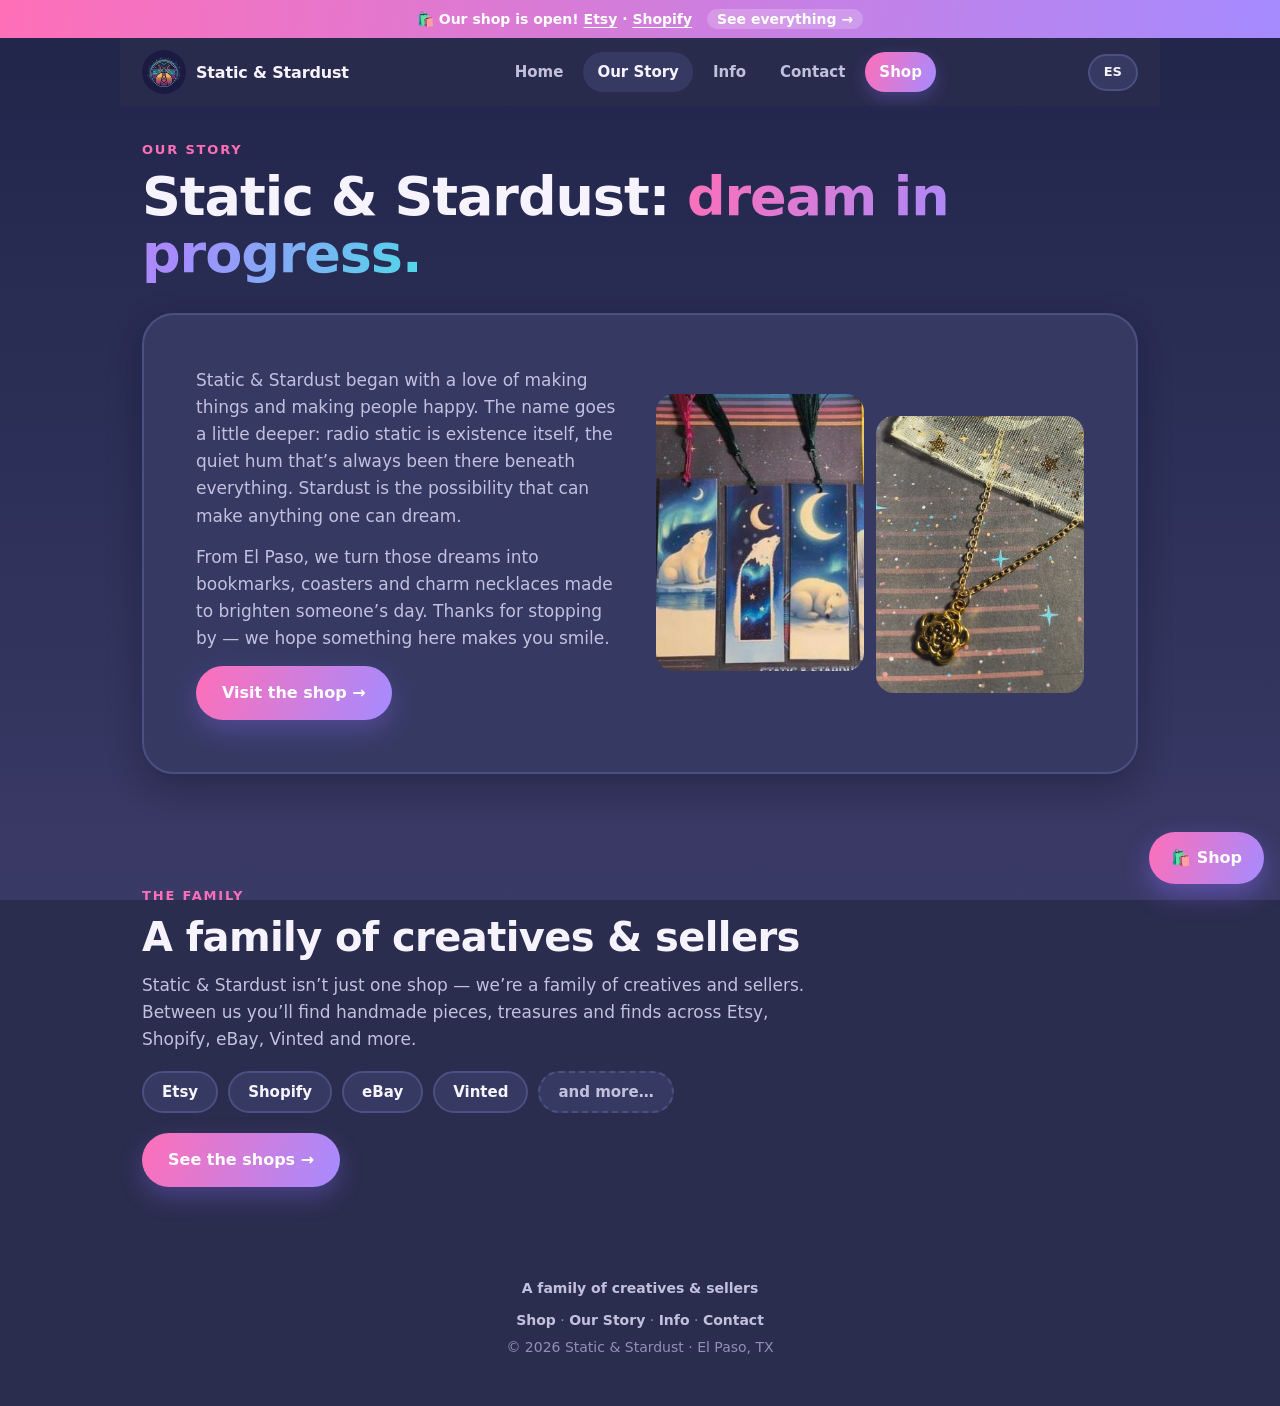
<file: about.html>
<!DOCTYPE html>
<html lang="en">
<head>
<meta charset="utf-8">
<meta name="viewport" content="width=device-width, initial-scale=1">
<title data-i18n="meta.title">Our Story — Static &amp; Stardust</title>
<meta name="description" content="The story behind Static &amp; Stardust, a tiny shop in El Paso, Texas.">
<meta name="theme-color" content="#2a2d4d">
<link rel="icon" type="image/png" href="assets/favicon-64.png">
<link rel="apple-touch-icon" href="assets/apple-touch-icon.png">
<link rel="stylesheet" href="welcome.css">
</head>
<body data-page="about">
<div class="blobs" aria-hidden="true"><i></i><i></i><i></i><i></i></div>
<div id="chrome-top"></div>
<div class="wrap">
<main>
<div class="pagehead"><div class="tag" data-i18n="a.tag">Our story</div><h1 data-i18n="a.title">Static &amp; Stardust: <span class="grad">dream in progress.</span></h1></div>
<section style="padding-top:10px"><div class="story"><div class="prose">
<p data-i18n="a.p1">Static &amp; Stardust began with a love of making things and making people happy. The name goes a little deeper: radio static is existence itself, the quiet hum that’s always been there beneath everything. Stardust is the possibility that can make anything one can dream.</p>
<p data-i18n="a.p2">From El Paso, we turn those dreams into bookmarks, coasters and charm necklaces made to brighten someone’s day. Thanks for stopping by — we hope something here makes you smile.</p>
<a class="btn btn-main" href="shop.html" data-i18n="a.cta">Visit the shop →</a></div>
<div class="photos"><img class="wide" src="assets/bookmarks-polar-bear.jpg" alt="Polar bear bookmarks" loading="lazy"><img src="assets/necklace-rose.jpg" alt="Gold rose charm necklace" loading="lazy"></div></div></section>

<section id="family"><div class="tag" data-i18n="fam.tag">The family</div><h2 data-i18n="fam.title">A family of creatives &amp; sellers</h2>
<div class="prose"><p data-i18n="fam.p">Static &amp; Stardust isn’t just one shop — we’re a family of creatives and sellers. Between us you’ll find handmade pieces, treasures and finds across Etsy, Shopify, eBay, Vinted and more.</p></div>
<div class="chips"><span class="chip">Etsy</span><span class="chip">Shopify</span><span class="chip">eBay</span><span class="chip">Vinted</span><span class="chip more" data-i18n="fam.more">and more…</span></div>
<p style="margin-top:20px"><a class="btn btn-main" href="shop.html#family" data-i18n="fam.shops">See the shops →</a></p></section>
</main>
</div>
<div id="chrome-bottom"></div>
<script src="shared.js"></script>
<script src="i18n.js"></script>
<script>
SASi18n(Object.assign({},SAS_SHARED_ES,{
  'meta.title':'Nuestra historia — Static &amp; Stardust',
  'a.tag':'Nuestra historia',
  'a.title':'Static & Stardust: <span class="grad">sueño en progreso.</span>',
  'a.p1':'Static & Stardust nació del amor por crear cosas y hacer felices a las personas. El nombre va un poco más profundo: la estática de la radio es la existencia misma, el zumbido silencioso que siempre ha estado ahí, bajo todo. El polvo de estrellas es la posibilidad que puede crear cualquier cosa que alguien pueda soñar.',
  'a.p2':'Desde El Paso, convertimos esos sueños en separadores, posavasos y collares con dije hechos para alegrarle el día a alguien. Gracias por pasar — esperamos que algo de aquí te saque una sonrisa.',
  'a.cta':'Visitar la tienda →',
  'fam.tag':'La familia',
  'fam.title':'Una familia de creativos y vendedores',
  'fam.p':'Static & Stardust no es solo una tienda: somos una familia de creadores y vendedores. Entre todos encontrarás piezas hechas a mano, tesoros y hallazgos en Etsy, Shopify, eBay, Vinted y más.',
  'fam.more':'y más…',
  'fam.cta':'Conoce a la familia →',
  'fam.tagline':'Una familia de creativos y vendedores',
  'fam.shops':'Ver las tiendas →'
}));
</script>
</body>
</html>
</file>
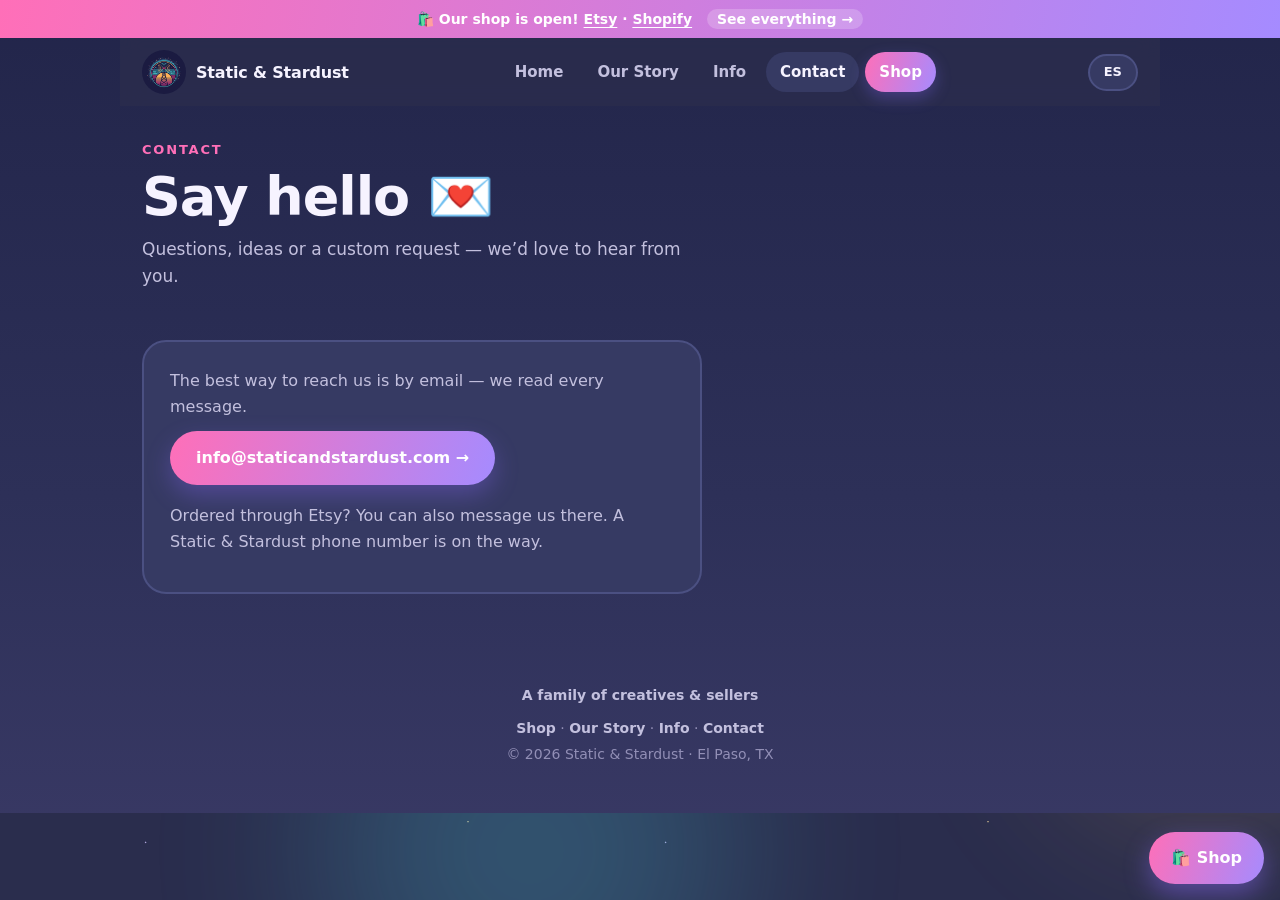
<file: contact.html>
<!DOCTYPE html>
<html lang="en">
<head>
<meta charset="utf-8">
<meta name="viewport" content="width=device-width, initial-scale=1">
<title data-i18n="meta.title">Contact — Static &amp; Stardust</title>
<meta name="description" content="Get in touch with Static &amp; Stardust.">
<meta name="theme-color" content="#2a2d4d">
<link rel="icon" type="image/png" href="assets/favicon-64.png">
<link rel="apple-touch-icon" href="assets/apple-touch-icon.png">
<link rel="stylesheet" href="welcome.css">
</head>
<body data-page="contact">
<div class="blobs" aria-hidden="true"><i></i><i></i><i></i><i></i></div>
<div id="chrome-top"></div>
<div class="wrap">
<main>
<div class="pagehead"><div class="tag" data-i18n="c.tag">Contact</div><h1 data-i18n="c.title">Say hello 💌</h1><p class="sub" data-i18n="c.sub">Questions, ideas or a custom request — we’d love to hear from you.</p></div>
<section style="padding-top:10px"><div class="cbox"><p data-i18n="c.p1">The best way to reach us is by email — we read every message.</p>
<a class="btn btn-main" href="mailto:info@staticandstardust.com" data-i18n="c.btn">info@staticandstardust.com →</a>
<p style="margin-top:18px" data-i18n="c.p2">Ordered through Etsy? You can also message us there. A Static &amp; Stardust phone number is on the way.</p></div></section>
</main>
</div>
<div id="chrome-bottom"></div>
<script src="shared.js"></script>
<script src="i18n.js"></script>
<script>
SASi18n(Object.assign({},SAS_SHARED_ES,{
  'meta.title':'Contacto — Static &amp; Stardust',
  'c.tag':'Contacto',
  'c.title':'Di hola 💌',
  'c.sub':'Preguntas, ideas o un pedido personalizado — nos encantará saber de ti.',
  'c.p1':'La mejor forma de contactarnos es por correo electrónico: leemos todos los mensajes.',
  'c.btn':'info@staticandstardust.com →',
  'c.p2':'¿Compraste por Etsy? También puedes escribirnos allí. Pronto tendremos un teléfono de Static & Stardust.'
}));
</script>
</body>
</html>
</file>
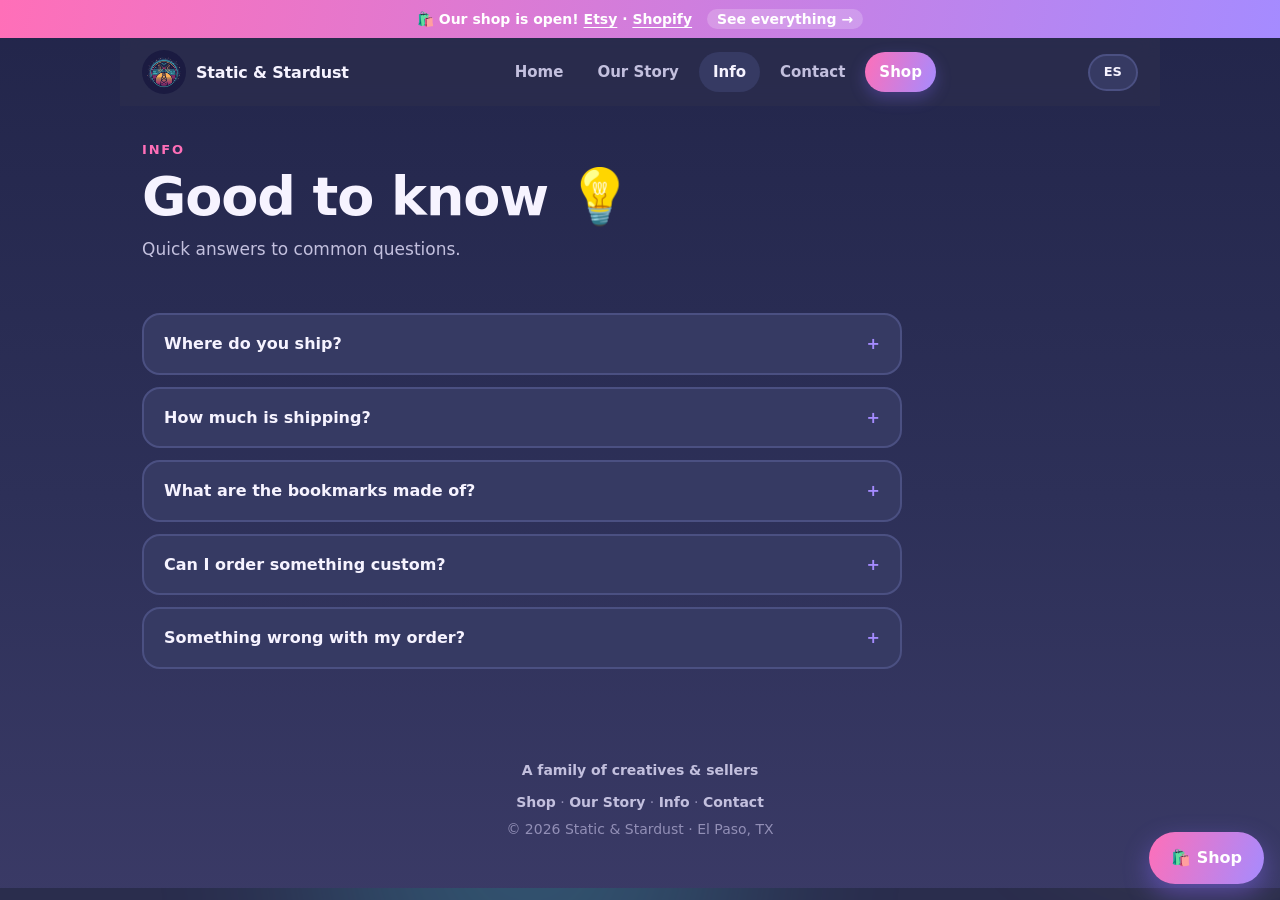
<file: info.html>
<!DOCTYPE html>
<html lang="en">
<head>
<meta charset="utf-8">
<meta name="viewport" content="width=device-width, initial-scale=1">
<title data-i18n="meta.title">Info &amp; FAQ — Static &amp; Stardust</title>
<meta name="description" content="Shipping, materials and frequently asked questions for Static &amp; Stardust.">
<meta name="theme-color" content="#2a2d4d">
<link rel="icon" type="image/png" href="assets/favicon-64.png">
<link rel="apple-touch-icon" href="assets/apple-touch-icon.png">
<link rel="stylesheet" href="welcome.css">
</head>
<body data-page="info">
<div class="blobs" aria-hidden="true"><i></i><i></i><i></i><i></i></div>
<div id="chrome-top"></div>
<div class="wrap">
<main>
<div class="pagehead"><div class="tag" data-i18n="i.tag">Info</div><h1 data-i18n="i.title">Good to know 💡</h1><p class="sub" data-i18n="i.sub">Quick answers to common questions.</p></div>
<section style="padding-top:10px"><div class="faq"><details><summary data-i18n="f0.q">Where do you ship?</summary><p data-i18n="f0.a">Right now we ship within the United States.</p></details><details><summary data-i18n="f1.q">How much is shipping?</summary><p data-i18n="f1.a">Most of our Etsy items ship free. Check each listing for details.</p></details><details><summary data-i18n="f2.q">What are the bookmarks made of?</summary><p data-i18n="f2.a">Printed on cardstock or photo paper and laminated. Some come with a tassel. The paper type, sizes and whether a tassel is included are listed on each product page.</p></details><details><summary data-i18n="f3.q">Can I order something custom?</summary><p data-i18n="f3.a">Custom orders are coming soon. For now, send us a note on the Contact page.</p></details><details><summary data-i18n="f4.q">Something wrong with my order?</summary><p data-i18n="f4.a">Email us at info@staticandstardust.com (or message us through the shop where you made your purchase) and we’ll help.</p></details></div></section>
</main>
</div>
<div id="chrome-bottom"></div>
<script src="shared.js"></script>
<script src="i18n.js"></script>
<script>
SASi18n(Object.assign({},SAS_SHARED_ES,{
  'meta.title':'Info y preguntas — Static &amp; Stardust',
  'i.tag':'Info',
  'i.title':'Bueno saber 💡',
  'i.sub':'Respuestas rápidas a preguntas comunes.',
  'f0.q':'¿A dónde envían?',
  'f0.a':'Por ahora enviamos dentro de Estados Unidos.',
  'f1.q':'¿Cuánto cuesta el envío?',
  'f1.a':'La mayoría de nuestros artículos en Etsy tienen envío gratis. Revisa cada publicación.',
  'f2.q':'¿De qué están hechos los separadores?',
  'f2.a':'Impresos en cartulina o papel fotográfico y laminados. Algunos vienen con borla. El tipo de papel, los tamaños y si incluyen borla aparecen en cada producto.',
  'f3.q':'¿Puedo pedir algo personalizado?',
  'f3.a':'Los pedidos personalizados llegarán pronto. Por ahora, escríbenos en la página de Contacto.',
  'f4.q':'¿Algún problema con mi pedido?',
  'f4.a':'Escríbenos a info@staticandstardust.com (o envíanos un mensaje desde la tienda donde hiciste tu compra) y te ayudaremos.',
}));
</script>
</body>
</html>
</file>
<file: welcome.css>
:root{
  --cream:#2a2d4d; --paper:#363a63; --ink:#f6f3ff; --soft:#c3c0de; --faint:#928fb6;
  --pink:#ff6fb8; --violet:#a58bff; --teal:#4fd9e8; --amber:#ffc857; --line:#4b5082;
  --sans:ui-rounded,"SF Pro Rounded","Nunito","Segoe UI",system-ui,-apple-system,sans-serif;
  --r:24px;
}
*{box-sizing:border-box;margin:0;padding:0}
html{scroll-behavior:smooth}
body{font-family:var(--sans);background:linear-gradient(180deg,#22254a 0%,#2d3058 55%,#3a3a66 100%) fixed;color:var(--ink);line-height:1.6;-webkit-font-smoothing:antialiased;overflow-x:hidden}
a{color:inherit}
img{max-width:100%;display:block}
.wrap{max-width:1040px;margin:0 auto;padding:0 22px}

/* background blobs */
.blobs{position:fixed;inset:0;z-index:-1;overflow:hidden;pointer-events:none}
.blobs i{position:absolute;border-radius:50%;filter:blur(90px);opacity:.22}
.blobs i:nth-child(1){width:420px;height:420px;background:#ff6fb8;top:-120px;left:-100px}
.blobs i:nth-child(2){width:380px;height:380px;background:#8b6bff;top:80px;right:-120px}
.blobs i:nth-child(3){width:420px;height:420px;background:#4fd9e8;bottom:-160px;left:25%}
.blobs i:nth-child(4){width:300px;height:300px;background:#ffc857;bottom:10%;right:-80px}

/* top bar */
.top{display:flex;align-items:center;justify-content:space-between;padding:18px 0}
.brand{display:flex;align-items:center;gap:10px;text-decoration:none;font-weight:800;letter-spacing:-.01em}
.brand img{width:44px;height:44px;object-fit:contain;background:#1b1b41;border-radius:50%;padding:3px}
.lang{border:2px solid var(--line);background:var(--paper);color:var(--ink);font:inherit;font-weight:700;font-size:13px;border-radius:999px;padding:6px 14px;cursor:pointer}
.lang:hover{border-color:var(--violet)}

/* hero */
.hero{display:grid;grid-template-columns:1.05fr .95fr;gap:40px;align-items:center;padding:36px 0 56px}
.hello{display:inline-block;background:var(--paper);border:2px solid var(--line);padding:6px 16px;border-radius:999px;font-weight:700;font-size:14px;color:var(--violet);margin-bottom:18px}
h1{font-size:clamp(38px,6.4vw,66px);line-height:1.05;letter-spacing:-.02em;font-weight:900;margin-bottom:18px}
h1 .grad{background:linear-gradient(110deg,var(--pink),var(--violet) 55%,var(--teal));-webkit-background-clip:text;background-clip:text;color:transparent}
.lede{font-size:clamp(17px,2.2vw,20px);color:var(--soft);max-width:480px;margin-bottom:28px}
.btns{display:flex;gap:12px;flex-wrap:wrap}
.btn{display:inline-flex;align-items:center;gap:8px;padding:14px 26px;border-radius:999px;font-weight:800;text-decoration:none;font-size:16px;transition:transform .15s,box-shadow .15s}
.btn:hover{transform:translateY(-2px)}
.btn-main{background:linear-gradient(110deg,var(--pink),var(--violet));color:#fff;box-shadow:0 10px 24px rgba(139,107,255,.32)}
.btn-alt{background:var(--paper);border:2px solid var(--line);color:var(--ink)}
.btn-alt:hover{border-color:var(--teal)}
.badge-wrap{position:relative;display:grid;place-items:center}
.badge-wrap::before{content:"";position:absolute;width:86%;aspect-ratio:1;border-radius:50%;background:radial-gradient(circle at 35% 30%,#2e2a63 0,#15163a 72%);box-shadow:0 0 0 6px rgba(165,139,255,.18),0 30px 70px rgba(10,10,30,.5),0 0 90px rgba(139,107,255,.35)}
.badge-wrap img{position:relative;width:min(420px,88%);animation:float 6s ease-in-out infinite}
@keyframes float{50%{transform:translateY(-10px)}}
@media (prefers-reduced-motion:reduce){.badge-wrap img{animation:none}html{scroll-behavior:auto}}

/* sunset stripe divider */
.stripes{height:22px;background:repeating-linear-gradient(180deg,var(--amber) 0 3px,transparent 3px 6px);-webkit-mask:linear-gradient(90deg,transparent,#000 20%,#000 80%,transparent);mask:linear-gradient(90deg,transparent,#000 20%,#000 80%,transparent);opacity:.7;margin:6px 0 0}

section{padding:56px 0}
.tag{font-weight:800;font-size:13px;letter-spacing:.14em;text-transform:uppercase;color:var(--pink);margin-bottom:8px}
h2{font-size:clamp(28px,4.4vw,40px);line-height:1.12;letter-spacing:-.015em;font-weight:900;margin-bottom:12px}
.sub{color:var(--soft);max-width:560px;margin-bottom:30px;font-size:17px}

/* make cards */
.cards{display:grid;grid-template-columns:repeat(3,1fr);gap:20px}
.card{background:var(--paper);border:2px solid var(--line);border-radius:var(--r);padding:12px 12px 22px;box-shadow:0 8px 24px rgba(10,10,30,.25);transition:transform .2s,box-shadow .2s}
.card:hover{transform:translateY(-5px);box-shadow:0 18px 36px rgba(10,10,30,.4)}
.card .pic{aspect-ratio:4/3;border-radius:16px;overflow:hidden;margin-bottom:16px;display:grid;place-items:center}
.card .pic img{width:100%;height:100%;object-fit:cover}
.pic.tee{background:#fff}
.pic.tee img{object-fit:contain}
.card h3{font-size:20px;font-weight:800;padding:0 10px 4px}
.card p{color:var(--soft);font-size:15px;padding:0 10px}
.pic.coaster{background:linear-gradient(135deg,#ffd1ea,#d7c9ff)}
.pic.neck{background:linear-gradient(135deg,#c9f2f7,#ffe6b0)}
.pic svg{width:46%;height:auto}

/* story */
.story{background:var(--paper);border:2px solid var(--line);border-radius:32px;padding:clamp(26px,5vw,52px);display:grid;grid-template-columns:1fr 1fr;gap:32px;align-items:center;box-shadow:0 12px 34px rgba(10,10,30,.3)}
.story p{color:var(--soft);font-size:17px;margin-bottom:12px}
.story .photos{display:grid;grid-template-columns:1fr 1fr;gap:12px}
.story .photos img{border-radius:18px;aspect-ratio:3/4;object-fit:cover;width:100%}
.story .photos img:nth-child(2){margin-top:22px}

/* find us */
.find{text-align:center}
.find .sub{margin-left:auto;margin-right:auto}
.shops{display:flex;gap:14px;justify-content:center;flex-wrap:wrap}
.shop{background:var(--paper);border:2px solid var(--line);border-radius:20px;padding:16px 26px;text-decoration:none;font-weight:800;min-width:170px;transition:transform .15s,border-color .15s}
.shop:hover{transform:translateY(-3px);border-color:var(--violet)}
.shop small{display:block;font-weight:600;color:var(--faint);font-size:13px}
.shop.soon{opacity:.6;pointer-events:none;border-style:dashed}

footer{padding:30px 0 44px;text-align:center;color:var(--faint);font-size:14px}

@media (max-width:820px){
  .hero{grid-template-columns:1fr;text-align:center;padding-top:10px}
  .lede{margin-left:auto;margin-right:auto}
  .btns{justify-content:center}
  .badge-wrap{order:-1}
  .cards{grid-template-columns:1fr}
  .story{grid-template-columns:1fr}
}

/* ---- shared chrome ---- */
.bar{background:linear-gradient(100deg,var(--pink),var(--violet));color:#fff;text-align:center;font-weight:700;font-size:14px;padding:8px 14px}
.bar a{color:#fff;text-decoration:underline;text-underline-offset:3px;font-weight:800}
.bar .bar-more{margin-left:10px;background:rgba(255,255,255,.2);padding:2px 10px;border-radius:999px;text-decoration:none}
.top{position:sticky;top:0;z-index:30;background:rgba(42,45,77,.86);-webkit-backdrop-filter:blur(10px);backdrop-filter:blur(10px);margin:0 -22px;padding:12px 22px;gap:14px;flex-wrap:wrap}
.nav{display:flex;gap:6px;align-items:center;flex-wrap:wrap}
.nav a{text-decoration:none;font-weight:700;font-size:15px;padding:8px 14px;border-radius:999px;color:var(--soft)}
.nav a:hover,.nav a.on{background:var(--paper);color:var(--ink)}
.nav a.nav-shop{background:linear-gradient(110deg,var(--pink),var(--violet));color:#fff;box-shadow:0 6px 16px rgba(139,107,255,.3)}
.float-shop{position:fixed;right:16px;bottom:16px;z-index:40;background:linear-gradient(110deg,var(--pink),var(--violet));color:#fff;text-decoration:none;font-weight:800;padding:13px 22px;border-radius:999px;box-shadow:0 10px 26px rgba(139,107,255,.45);transition:transform .15s}
.float-shop:hover{transform:translateY(-3px)}
footer p{margin:4px 0}footer a{text-decoration:none;font-weight:700;color:var(--soft)}footer a:hover{color:var(--violet)}
@media (max-width:700px){.nav{order:3;width:100%;justify-content:center}.nav a{padding:6px 11px;font-size:14px}.top{justify-content:space-between}}

/* ---- explore boxes ---- */
.boxes{display:grid;grid-template-columns:repeat(3,1fr);gap:18px}
.box{display:block;text-decoration:none;background:var(--paper);border:2px solid var(--line);border-radius:var(--r);padding:26px 22px;transition:transform .2s,box-shadow .2s,border-color .2s;position:relative}
.box:hover{transform:translateY(-5px);box-shadow:0 18px 36px rgba(10,10,30,.4);border-color:var(--violet)}
.box .ic{width:54px;height:54px;border-radius:16px;display:grid;place-items:center;font-size:28px;margin-bottom:14px}
.box h3{font-size:20px;font-weight:800;margin-bottom:4px}.box p{color:var(--soft);font-size:15px}
.box .go{display:inline-block;margin-top:10px;font-weight:800;color:var(--violet);font-size:14px}
.box.feat{background:linear-gradient(135deg,#4a3a72,#37417a);border-color:#6a5ca8}
.box.dim{opacity:.65;border-style:dashed;pointer-events:none}
.i1{background:#ffe0f1}.i2{background:#dcd2ff}.i3{background:#cdf3f8}.i4{background:#ffeab8}.i5{background:#e2f7d4}.i6{background:#ffe3d6}
@media (max-width:820px){.boxes{grid-template-columns:1fr 1fr}}
@media (max-width:520px){.boxes{grid-template-columns:1fr}}

/* ---- inner pages ---- */
.pagehead{padding:34px 0 10px}
.pagehead h1{font-size:clamp(34px,5.5vw,54px);margin-bottom:10px}
.prose{max-width:680px}.prose p{color:var(--soft);font-size:17px;margin-bottom:14px}
.faq{display:grid;gap:12px;max-width:760px}
.faq details{background:var(--paper);border:2px solid var(--line);border-radius:18px;padding:16px 20px}
.faq summary{font-weight:800;cursor:pointer;list-style:none}
.faq summary::after{content:"+";float:right;color:var(--violet);font-weight:900}
.faq details[open] summary::after{content:"–"}
.faq p{color:var(--soft);margin-top:10px}
.shopgrid{display:grid;grid-template-columns:repeat(auto-fit,minmax(250px,1fr));gap:20px}
.bigshop{background:var(--paper);border:2px solid var(--line);border-radius:28px;padding:26px;text-decoration:none;display:block;transition:transform .2s,box-shadow .2s}
.bigshop:hover{transform:translateY(-5px);box-shadow:0 18px 36px rgba(10,10,30,.4)}
.bigshop h3{font-size:24px;font-weight:900}.bigshop p{color:var(--soft);margin:6px 0 14px}
.bigshop.main{background:linear-gradient(135deg,#4a3a72,#37417a);border-color:#6a5ca8}
.bigshop.dim{opacity:.6;border-style:dashed;pointer-events:none}
.pill{display:inline-block;font-weight:800;font-size:12px;letter-spacing:.1em;text-transform:uppercase;background:var(--amber);color:#3a2700;padding:3px 10px;border-radius:999px;margin-left:8px;vertical-align:middle}
.minis{display:grid;grid-template-columns:repeat(auto-fit,minmax(240px,1fr));gap:20px}
.mini{background:var(--paper);border:2px solid var(--line);border-radius:22px;overflow:hidden;text-decoration:none;display:block;transition:transform .2s}
.mini:hover{transform:translateY(-4px)}
.mini img{aspect-ratio:4/3;object-fit:cover;width:100%}
.mini div{padding:14px 18px 18px;font-weight:800}.mini small{display:block;color:var(--violet);font-weight:700;margin-top:2px}
.cbox{background:var(--paper);border:2px solid var(--line);border-radius:24px;padding:26px;max-width:560px}
.cbox p{color:var(--soft);margin-bottom:12px}
@media (max-width:700px){.bar-more{display:none}.nav{gap:2px;flex-wrap:nowrap}.nav a{padding:6px 9px;font-size:13.5px}}

/* ---- starry dusk ---- */
body::before{content:"";position:fixed;inset:0;z-index:-1;pointer-events:none;opacity:.9;
  background-image:
    radial-gradient(1.6px 1.6px at 12% 18%,#fff,transparent),radial-gradient(1.2px 1.2px at 28% 62%,#cfc4ff,transparent),
    radial-gradient(1.8px 1.8px at 47% 12%,#fff,transparent),radial-gradient(1.2px 1.2px at 63% 74%,#a9ecf5,transparent),
    radial-gradient(1.6px 1.6px at 78% 28%,#fff,transparent),radial-gradient(1.2px 1.2px at 90% 58%,#ffe2a6,transparent),
    radial-gradient(1.2px 1.2px at 6% 82%,#fff,transparent),radial-gradient(1.4px 1.4px at 38% 90%,#fff,transparent),
    radial-gradient(1.2px 1.2px at 85% 88%,#cfc4ff,transparent),radial-gradient(1.4px 1.4px at 55% 40%,#fff,transparent);
  background-size:520px 520px;animation:twinkle 6s ease-in-out infinite alternate}
@keyframes twinkle{to{opacity:.45}}
@media (prefers-reduced-motion:reduce){body::before{animation:none}}
.hello{color:var(--teal)}
.lang{background:var(--paper);color:var(--ink)}
.nav a:hover,.nav a.on{background:var(--paper)}
.btn-alt{color:var(--ink)}
.faq details,.cbox,.mini,.shop{color:var(--ink)}
.bigshop,.box{color:var(--ink)}
.bigshop.dim,.box.dim,.shop.soon{opacity:.55}
.i1{background:#ffd3ec}.i2{background:#d9ccff}.i3{background:#c7f3f8}.i4{background:#ffe9b8}.i5{background:#d6f2c2}.i6{background:#ffd9c8}
html{background:#2a2d4d}

/* ---- family ---- */
.chips{display:flex;gap:10px;flex-wrap:wrap;margin:18px 0 6px}
.chip{background:var(--paper);border:2px solid var(--line);border-radius:999px;padding:7px 18px;font-weight:800;font-size:15px}
.chip.more{border-style:dashed;color:var(--soft)}
.famband{background:linear-gradient(135deg,#4a3a72,#37417a);border:2px solid #6a5ca8;border-radius:32px;padding:clamp(24px,4vw,40px);text-align:center}
.famband .sub{margin-left:auto;margin-right:auto}.famband .chips{justify-content:center}
.disc{max-width:640px;color:var(--faint);font-size:14px;margin-top:18px}
.tagline{color:var(--soft);font-weight:700;margin-bottom:10px}

/* ---- refresh: warmer hero, product grids ---- */
.hero-art{position:relative;display:grid;place-items:center;min-height:420px}
.hero-art .badge-wrap{width:100%}
.polaroid{position:absolute;background:#fffaf0;padding:8px 8px 26px;border-radius:10px;box-shadow:0 18px 40px rgba(10,10,30,.45);width:min(170px,34%);text-decoration:none;color:#2a2d4d;font-weight:800;font-size:13px;text-align:center;transition:transform .25s}
.polaroid img{border-radius:6px;aspect-ratio:1;object-fit:cover;width:100%;height:auto;background:#f1ece2}
.polaroid span{position:absolute;left:0;right:0;bottom:5px}
.polaroid.p1{left:0;bottom:4%;transform:rotate(-8deg)}
.polaroid.p2{right:0;top:4%;transform:rotate(7deg)}
.polaroid.p2 img{aspect-ratio:4/5;object-position:50% 85%}
.polaroid:hover{transform:rotate(0) scale(1.05);z-index:2}
.perks{display:flex;flex-wrap:wrap;justify-content:center;gap:10px 26px;padding:18px 0 4px;color:var(--soft);font-weight:700;font-size:15px}
.perks span{white-space:nowrap}
.headrow{display:flex;justify-content:space-between;align-items:flex-end;gap:16px;flex-wrap:wrap;margin-bottom:24px}
.headrow .sub{margin-bottom:0}
.prods{display:grid;grid-template-columns:repeat(4,1fr);gap:18px}
.prod{background:var(--paper);border:2px solid var(--line);border-radius:22px;overflow:hidden;text-decoration:none;color:var(--ink);display:flex;flex-direction:column;transition:transform .2s,box-shadow .2s,border-color .2s}
.prod:hover{transform:translateY(-5px);box-shadow:0 18px 36px rgba(10,10,30,.4);border-color:var(--violet)}
.prod-pic{overflow:hidden}
.prod-pic img{width:100%;height:100%;object-fit:cover;transition:transform .35s}
.prod:hover .prod-pic img{transform:scale(1.04)}
.prod-pic.tee{aspect-ratio:1;background:#f4f1ea}
.prod-pic.neck{aspect-ratio:4/5;background:#1b1b41}
.prod-txt{padding:12px 16px 16px;display:flex;flex-direction:column;gap:2px;flex:1}
.prod-txt b{font-size:15px;line-height:1.3}
.prod-txt small{color:var(--violet);font-weight:700;margin-top:auto;padding-top:6px}
.giftnote{display:flex;gap:14px;align-items:center;background:linear-gradient(135deg,#4a3a72,#37417a);border:2px solid #6a5ca8;border-radius:22px;padding:16px 20px;margin-top:22px;color:var(--soft);font-size:15px}
.giftnote b{color:var(--ink)}
.giftnote .em{font-size:28px}
.center{text-align:center;margin-top:26px}
@media (max-width:900px){.prods{grid-template-columns:repeat(3,1fr)}}
@media (max-width:820px){.hero-art{min-height:340px;max-width:440px;margin:0 auto;order:-1}.headrow{justify-content:center;text-align:center}.headrow .sub{margin-left:auto;margin-right:auto}}
@media (max-width:620px){.prods{grid-template-columns:1fr 1fr;gap:12px}.prod-txt{padding:10px 12px 12px}.prod-txt b{font-size:14px}.polaroid{width:36%;font-size:12px}}

/* more from us: small secondary links below the shops (add another .xlink to grow it) */
.more{text-align:center}
.more .sub{margin-left:auto;margin-right:auto}
.xlinks{display:grid;grid-template-columns:repeat(auto-fit,minmax(260px,420px));gap:14px;justify-content:center}
.xlink{display:flex;gap:14px;align-items:flex-start;text-align:left;text-decoration:none;color:var(--ink);background:var(--paper);border:2px solid var(--line);border-radius:20px;padding:16px 18px;transition:transform .15s,border-color .15s}
.xlink:hover{transform:translateY(-3px);border-color:var(--amber)}
.xlink .ic{flex:none;width:44px;height:44px;border-radius:14px;display:grid;place-items:center;font-size:24px;background:rgba(255,200,87,.16)}
.xlink b{display:block;font-weight:800;font-size:17px}
.xlink small{display:block;color:var(--soft);font-size:14px;line-height:1.5;margin-top:2px}
.xlink .go{display:inline-block;margin-top:6px;font-weight:800;color:var(--amber);font-size:14px}
.polaroid.p3{right:0;bottom:4%;transform:rotate(5deg)}
.cards.two{grid-template-columns:repeat(2,1fr);max-width:760px}
.cardgo{color:#d63f93;font-weight:800;margin-top:8px}
@media (max-width:620px){.cards.two{grid-template-columns:1fr}}
</file>
